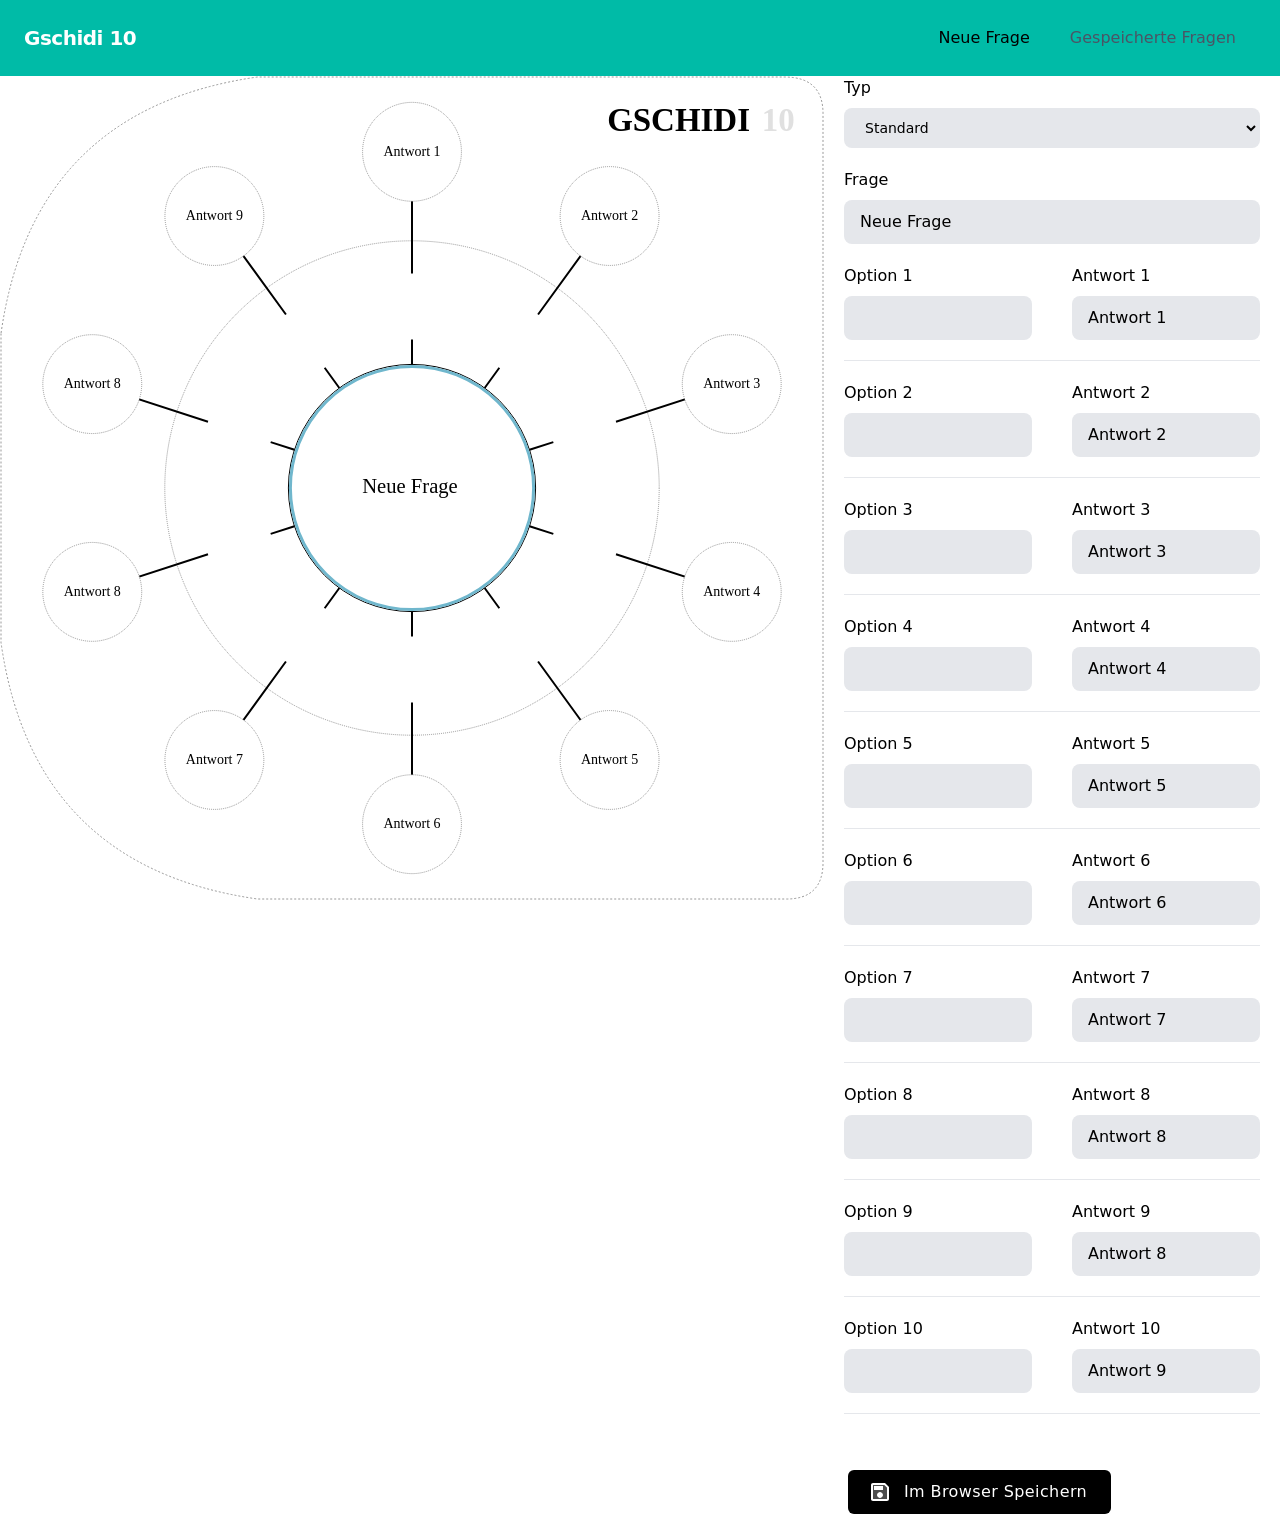
<file: index.html>
<!doctype html>
<html lang="en" data-beasties-container>
<head>
  <meta charset="utf-8">
  <title>Smart10Creator</title>
  <base href="/">
  <meta name="viewport" content="width=device-width, initial-scale=1">
  <link rel="icon" type="image/x-icon" href="favicon.ico">
<style>@layer theme{:root{--font-sans:ui-sans-serif, system-ui, sans-serif, "Apple Color Emoji", "Segoe UI Emoji", "Segoe UI Symbol", "Noto Color Emoji";--font-serif:ui-serif, Georgia, Cambria, "Times New Roman", Times, serif;--font-mono:ui-monospace, SFMono-Regular, Menlo, Monaco, Consolas, "Liberation Mono", "Courier New", monospace;--color-red-50:oklch(.971 .013 17.38);--color-red-100:oklch(.936 .032 17.717);--color-red-200:oklch(.885 .062 18.334);--color-red-300:oklch(.808 .114 19.571);--color-red-400:oklch(.704 .191 22.216);--color-red-500:oklch(.637 .237 25.331);--color-red-600:oklch(.577 .245 27.325);--color-red-700:oklch(.505 .213 27.518);--color-red-800:oklch(.444 .177 26.899);--color-red-900:oklch(.396 .141 25.723);--color-red-950:oklch(.258 .092 26.042);--color-orange-50:oklch(.98 .016 73.684);--color-orange-100:oklch(.954 .038 75.164);--color-orange-200:oklch(.901 .076 70.697);--color-orange-300:oklch(.837 .128 66.29);--color-orange-400:oklch(.75 .183 55.934);--color-orange-500:oklch(.705 .213 47.604);--color-orange-600:oklch(.646 .222 41.116);--color-orange-700:oklch(.553 .195 38.402);--color-orange-800:oklch(.47 .157 37.304);--color-orange-900:oklch(.408 .123 38.172);--color-orange-950:oklch(.266 .079 36.259);--color-amber-50:oklch(.987 .022 95.277);--color-amber-100:oklch(.962 .059 95.617);--color-amber-200:oklch(.924 .12 95.746);--color-amber-300:oklch(.879 .169 91.605);--color-amber-400:oklch(.828 .189 84.429);--color-amber-500:oklch(.769 .188 70.08);--color-amber-600:oklch(.666 .179 58.318);--color-amber-700:oklch(.555 .163 48.998);--color-amber-800:oklch(.473 .137 46.201);--color-amber-900:oklch(.414 .112 45.904);--color-amber-950:oklch(.279 .077 45.635);--color-yellow-50:oklch(.987 .026 102.212);--color-yellow-100:oklch(.973 .071 103.193);--color-yellow-200:oklch(.945 .129 101.54);--color-yellow-300:oklch(.905 .182 98.111);--color-yellow-400:oklch(.852 .199 91.936);--color-yellow-500:oklch(.795 .184 86.047);--color-yellow-600:oklch(.681 .162 75.834);--color-yellow-700:oklch(.554 .135 66.442);--color-yellow-800:oklch(.476 .114 61.907);--color-yellow-900:oklch(.421 .095 57.708);--color-yellow-950:oklch(.286 .066 53.813);--color-lime-50:oklch(.986 .031 120.757);--color-lime-100:oklch(.967 .067 122.328);--color-lime-200:oklch(.938 .127 124.321);--color-lime-300:oklch(.897 .196 126.665);--color-lime-400:oklch(.841 .238 128.85);--color-lime-500:oklch(.768 .233 130.85);--color-lime-600:oklch(.648 .2 131.684);--color-lime-700:oklch(.532 .157 131.589);--color-lime-800:oklch(.453 .124 130.933);--color-lime-900:oklch(.405 .101 131.063);--color-lime-950:oklch(.274 .072 132.109);--color-green-50:oklch(.982 .018 155.826);--color-green-100:oklch(.962 .044 156.743);--color-green-200:oklch(.925 .084 155.995);--color-green-300:oklch(.871 .15 154.449);--color-green-400:oklch(.792 .209 151.711);--color-green-500:oklch(.723 .219 149.579);--color-green-600:oklch(.627 .194 149.214);--color-green-700:oklch(.527 .154 150.069);--color-green-800:oklch(.448 .119 151.328);--color-green-900:oklch(.393 .095 152.535);--color-green-950:oklch(.266 .065 152.934);--color-emerald-50:oklch(.979 .021 166.113);--color-emerald-100:oklch(.95 .052 163.051);--color-emerald-200:oklch(.905 .093 164.15);--color-emerald-300:oklch(.845 .143 164.978);--color-emerald-400:oklch(.765 .177 163.223);--color-emerald-500:oklch(.696 .17 162.48);--color-emerald-600:oklch(.596 .145 163.225);--color-emerald-700:oklch(.508 .118 165.612);--color-emerald-800:oklch(.432 .095 166.913);--color-emerald-900:oklch(.378 .077 168.94);--color-emerald-950:oklch(.262 .051 172.552);--color-teal-50:oklch(.984 .014 180.72);--color-teal-100:oklch(.953 .051 180.801);--color-teal-200:oklch(.91 .096 180.426);--color-teal-300:oklch(.855 .138 181.071);--color-teal-400:oklch(.777 .152 181.912);--color-teal-500:oklch(.704 .14 182.503);--color-teal-600:oklch(.6 .118 184.704);--color-teal-700:oklch(.511 .096 186.391);--color-teal-800:oklch(.437 .078 188.216);--color-teal-900:oklch(.386 .063 188.416);--color-teal-950:oklch(.277 .046 192.524);--color-cyan-50:oklch(.984 .019 200.873);--color-cyan-100:oklch(.956 .045 203.388);--color-cyan-200:oklch(.917 .08 205.041);--color-cyan-300:oklch(.865 .127 207.078);--color-cyan-400:oklch(.789 .154 211.53);--color-cyan-500:oklch(.715 .143 215.221);--color-cyan-600:oklch(.609 .126 221.723);--color-cyan-700:oklch(.52 .105 223.128);--color-cyan-800:oklch(.45 .085 224.283);--color-cyan-900:oklch(.398 .07 227.392);--color-cyan-950:oklch(.302 .056 229.695);--color-sky-50:oklch(.977 .013 236.62);--color-sky-100:oklch(.951 .026 236.824);--color-sky-200:oklch(.901 .058 230.902);--color-sky-300:oklch(.828 .111 230.318);--color-sky-400:oklch(.746 .16 232.661);--color-sky-500:oklch(.685 .169 237.323);--color-sky-600:oklch(.588 .158 241.966);--color-sky-700:oklch(.5 .134 242.749);--color-sky-800:oklch(.443 .11 240.79);--color-sky-900:oklch(.391 .09 240.876);--color-sky-950:oklch(.293 .066 243.157);--color-blue-50:oklch(.97 .014 254.604);--color-blue-100:oklch(.932 .032 255.585);--color-blue-200:oklch(.882 .059 254.128);--color-blue-300:oklch(.809 .105 251.813);--color-blue-400:oklch(.707 .165 254.624);--color-blue-500:oklch(.623 .214 259.815);--color-blue-600:oklch(.546 .245 262.881);--color-blue-700:oklch(.488 .243 264.376);--color-blue-800:oklch(.424 .199 265.638);--color-blue-900:oklch(.379 .146 265.522);--color-blue-950:oklch(.282 .091 267.935);--color-indigo-50:oklch(.962 .018 272.314);--color-indigo-100:oklch(.93 .034 272.788);--color-indigo-200:oklch(.87 .065 274.039);--color-indigo-300:oklch(.785 .115 274.713);--color-indigo-400:oklch(.673 .182 276.935);--color-indigo-500:oklch(.585 .233 277.117);--color-indigo-600:oklch(.511 .262 276.966);--color-indigo-700:oklch(.457 .24 277.023);--color-indigo-800:oklch(.398 .195 277.366);--color-indigo-900:oklch(.359 .144 278.697);--color-indigo-950:oklch(.257 .09 281.288);--color-violet-50:oklch(.969 .016 293.756);--color-violet-100:oklch(.943 .029 294.588);--color-violet-200:oklch(.894 .057 293.283);--color-violet-300:oklch(.811 .111 293.571);--color-violet-400:oklch(.702 .183 293.541);--color-violet-500:oklch(.606 .25 292.717);--color-violet-600:oklch(.541 .281 293.009);--color-violet-700:oklch(.491 .27 292.581);--color-violet-800:oklch(.432 .232 292.759);--color-violet-900:oklch(.38 .189 293.745);--color-violet-950:oklch(.283 .141 291.089);--color-purple-50:oklch(.977 .014 308.299);--color-purple-100:oklch(.946 .033 307.174);--color-purple-200:oklch(.902 .063 306.703);--color-purple-300:oklch(.827 .119 306.383);--color-purple-400:oklch(.714 .203 305.504);--color-purple-500:oklch(.627 .265 303.9);--color-purple-600:oklch(.558 .288 302.321);--color-purple-700:oklch(.496 .265 301.924);--color-purple-800:oklch(.438 .218 303.724);--color-purple-900:oklch(.381 .176 304.987);--color-purple-950:oklch(.291 .149 302.717);--color-fuchsia-50:oklch(.977 .017 320.058);--color-fuchsia-100:oklch(.952 .037 318.852);--color-fuchsia-200:oklch(.903 .076 319.62);--color-fuchsia-300:oklch(.833 .145 321.434);--color-fuchsia-400:oklch(.74 .238 322.16);--color-fuchsia-500:oklch(.667 .295 322.15);--color-fuchsia-600:oklch(.591 .293 322.896);--color-fuchsia-700:oklch(.518 .253 323.949);--color-fuchsia-800:oklch(.452 .211 324.591);--color-fuchsia-900:oklch(.401 .17 325.612);--color-fuchsia-950:oklch(.293 .136 325.661);--color-pink-50:oklch(.971 .014 343.198);--color-pink-100:oklch(.948 .028 342.258);--color-pink-200:oklch(.899 .061 343.231);--color-pink-300:oklch(.823 .12 346.018);--color-pink-400:oklch(.718 .202 349.761);--color-pink-500:oklch(.656 .241 354.308);--color-pink-600:oklch(.592 .249 .584);--color-pink-700:oklch(.525 .223 3.958);--color-pink-800:oklch(.459 .187 3.815);--color-pink-900:oklch(.408 .153 2.432);--color-pink-950:oklch(.284 .109 3.907);--color-rose-50:oklch(.969 .015 12.422);--color-rose-100:oklch(.941 .03 12.58);--color-rose-200:oklch(.892 .058 10.001);--color-rose-300:oklch(.81 .117 11.638);--color-rose-400:oklch(.712 .194 13.428);--color-rose-500:oklch(.645 .246 16.439);--color-rose-600:oklch(.586 .253 17.585);--color-rose-700:oklch(.514 .222 16.935);--color-rose-800:oklch(.455 .188 13.697);--color-rose-900:oklch(.41 .159 10.272);--color-rose-950:oklch(.271 .105 12.094);--color-slate-50:oklch(.984 .003 247.858);--color-slate-100:oklch(.968 .007 247.896);--color-slate-200:oklch(.929 .013 255.508);--color-slate-300:oklch(.869 .022 252.894);--color-slate-400:oklch(.704 .04 256.788);--color-slate-500:oklch(.554 .046 257.417);--color-slate-600:oklch(.446 .043 257.281);--color-slate-700:oklch(.372 .044 257.287);--color-slate-800:oklch(.279 .041 260.031);--color-slate-900:oklch(.208 .042 265.755);--color-slate-950:oklch(.129 .042 264.695);--color-gray-50:oklch(.985 .002 247.839);--color-gray-100:oklch(.967 .003 264.542);--color-gray-200:oklch(.928 .006 264.531);--color-gray-300:oklch(.872 .01 258.338);--color-gray-400:oklch(.707 .022 261.325);--color-gray-500:oklch(.551 .027 264.364);--color-gray-600:oklch(.446 .03 256.802);--color-gray-700:oklch(.373 .034 259.733);--color-gray-800:oklch(.278 .033 256.848);--color-gray-900:oklch(.21 .034 264.665);--color-gray-950:oklch(.13 .028 261.692);--color-zinc-50:oklch(.985 0 0);--color-zinc-100:oklch(.967 .001 286.375);--color-zinc-200:oklch(.92 .004 286.32);--color-zinc-300:oklch(.871 .006 286.286);--color-zinc-400:oklch(.705 .015 286.067);--color-zinc-500:oklch(.552 .016 285.938);--color-zinc-600:oklch(.442 .017 285.786);--color-zinc-700:oklch(.37 .013 285.805);--color-zinc-800:oklch(.274 .006 286.033);--color-zinc-900:oklch(.21 .006 285.885);--color-zinc-950:oklch(.141 .005 285.823);--color-neutral-50:oklch(.985 0 0);--color-neutral-100:oklch(.97 0 0);--color-neutral-200:oklch(.922 0 0);--color-neutral-300:oklch(.87 0 0);--color-neutral-400:oklch(.708 0 0);--color-neutral-500:oklch(.556 0 0);--color-neutral-600:oklch(.439 0 0);--color-neutral-700:oklch(.371 0 0);--color-neutral-800:oklch(.269 0 0);--color-neutral-900:oklch(.205 0 0);--color-neutral-950:oklch(.145 0 0);--color-stone-50:oklch(.985 .001 106.423);--color-stone-100:oklch(.97 .001 106.424);--color-stone-200:oklch(.923 .003 48.717);--color-stone-300:oklch(.869 .005 56.366);--color-stone-400:oklch(.709 .01 56.259);--color-stone-500:oklch(.553 .013 58.071);--color-stone-600:oklch(.444 .011 73.639);--color-stone-700:oklch(.374 .01 67.558);--color-stone-800:oklch(.268 .007 34.298);--color-stone-900:oklch(.216 .006 56.043);--color-stone-950:oklch(.147 .004 49.25);--color-black:#000;--color-white:#fff;--spacing:.25rem;--breakpoint-sm:40rem;--breakpoint-md:48rem;--breakpoint-lg:64rem;--breakpoint-xl:80rem;--breakpoint-2xl:96rem;--container-3xs:16rem;--container-2xs:18rem;--container-xs:20rem;--container-sm:24rem;--container-md:28rem;--container-lg:32rem;--container-xl:36rem;--container-2xl:42rem;--container-3xl:48rem;--container-4xl:56rem;--container-5xl:64rem;--container-6xl:72rem;--container-7xl:80rem;--text-xs:.75rem;--text-xs--line-height:calc(1 / .75);--text-sm:.875rem;--text-sm--line-height:calc(1.25 / .875);--text-base:1rem;--text-base--line-height:1.5 ;--text-lg:1.125rem;--text-lg--line-height:calc(1.75 / 1.125);--text-xl:1.25rem;--text-xl--line-height:calc(1.75 / 1.25);--text-2xl:1.5rem;--text-2xl--line-height:calc(2 / 1.5);--text-3xl:1.875rem;--text-3xl--line-height:1.2 ;--text-4xl:2.25rem;--text-4xl--line-height:calc(2.5 / 2.25);--text-5xl:3rem;--text-5xl--line-height:1;--text-6xl:3.75rem;--text-6xl--line-height:1;--text-7xl:4.5rem;--text-7xl--line-height:1;--text-8xl:6rem;--text-8xl--line-height:1;--text-9xl:8rem;--text-9xl--line-height:1;--font-weight-thin:100;--font-weight-extralight:200;--font-weight-light:300;--font-weight-normal:400;--font-weight-medium:500;--font-weight-semibold:600;--font-weight-bold:700;--font-weight-extrabold:800;--font-weight-black:900;--tracking-tighter:-.05em;--tracking-tight:-.025em;--tracking-normal:0em;--tracking-wide:.025em;--tracking-wider:.05em;--tracking-widest:.1em;--leading-tight:1.25;--leading-snug:1.375;--leading-normal:1.5;--leading-relaxed:1.625;--leading-loose:2;--radius-xs:.125rem;--radius-sm:.25rem;--radius-md:.375rem;--radius-lg:.5rem;--radius-xl:.75rem;--radius-2xl:1rem;--radius-3xl:1.5rem;--radius-4xl:2rem;--shadow-2xs:0 1px rgb(0 0 0 / .05);--shadow-xs:0 1px 2px 0 rgb(0 0 0 / .05);--shadow-sm:0 1px 3px 0 rgb(0 0 0 / .1), 0 1px 2px -1px rgb(0 0 0 / .1);--shadow-md:0 4px 6px -1px rgb(0 0 0 / .1), 0 2px 4px -2px rgb(0 0 0 / .1);--shadow-lg:0 10px 15px -3px rgb(0 0 0 / .1), 0 4px 6px -4px rgb(0 0 0 / .1);--shadow-xl:0 20px 25px -5px rgb(0 0 0 / .1), 0 8px 10px -6px rgb(0 0 0 / .1);--shadow-2xl:0 25px 50px -12px rgb(0 0 0 / .25);--inset-shadow-2xs:inset 0 1px rgb(0 0 0 / .05);--inset-shadow-xs:inset 0 1px 1px rgb(0 0 0 / .05);--inset-shadow-sm:inset 0 2px 4px rgb(0 0 0 / .05);--drop-shadow-xs:0 1px 1px rgb(0 0 0 / .05);--drop-shadow-sm:0 1px 2px rgb(0 0 0 / .15);--drop-shadow-md:0 3px 3px rgb(0 0 0 / .12);--drop-shadow-lg:0 4px 4px rgb(0 0 0 / .15);--drop-shadow-xl:0 9px 7px rgb(0 0 0 / .1);--drop-shadow-2xl:0 25px 25px rgb(0 0 0 / .15);--ease-in:cubic-bezier(.4, 0, 1, 1);--ease-out:cubic-bezier(0, 0, .2, 1);--ease-in-out:cubic-bezier(.4, 0, .2, 1);--animate-spin:spin 1s linear infinite;--animate-ping:ping 1s cubic-bezier(0, 0, .2, 1) infinite;--animate-pulse:pulse 2s cubic-bezier(.4, 0, .6, 1) infinite;--animate-bounce:bounce 1s infinite;--blur-xs:4px;--blur-sm:8px;--blur-md:12px;--blur-lg:16px;--blur-xl:24px;--blur-2xl:40px;--blur-3xl:64px;--perspective-dramatic:100px;--perspective-near:300px;--perspective-normal:500px;--perspective-midrange:800px;--perspective-distant:1200px;--aspect-video:16 / 9;--default-transition-duration:.15s;--default-transition-timing-function:cubic-bezier(.4, 0, .2, 1);--default-font-family:var(--font-sans);--default-font-feature-settings:var(--font-sans--font-feature-settings);--default-font-variation-settings:var( --font-sans--font-variation-settings );--default-mono-font-family:var(--font-mono);--default-mono-font-feature-settings:var( --font-mono--font-feature-settings );--default-mono-font-variation-settings:var( --font-mono--font-variation-settings )}}@layer base{*,:after,:before{box-sizing:border-box;margin:0;padding:0;border:0 solid}html{line-height:1.5;-webkit-text-size-adjust:100%;tab-size:4;font-family:var( --default-font-family, ui-sans-serif, system-ui, sans-serif, "Apple Color Emoji", "Segoe UI Emoji", "Segoe UI Symbol", "Noto Color Emoji" );font-feature-settings:var(--default-font-feature-settings, normal);font-variation-settings:var( --default-font-variation-settings, normal );-webkit-tap-highlight-color:transparent}body{line-height:inherit}}@property --tw-rotate-x{syntax:"*";inherits:false;initial-value:rotateX(0);}@property --tw-rotate-y{syntax:"*";inherits:false;initial-value:rotateY(0);}@property --tw-rotate-z{syntax:"*";inherits:false;initial-value:rotateZ(0);}@property --tw-skew-x{syntax:"*";inherits:false;initial-value:skewX(0);}@property --tw-skew-y{syntax:"*";inherits:false;initial-value:skewY(0);}@property --tw-space-y-reverse{syntax:"*";inherits:false;initial-value:0;}@property --tw-border-style{syntax:"*";inherits:false;initial-value:solid;}@property --tw-leading{syntax:"*";inherits:false;}@property --tw-font-weight{syntax:"*";inherits:false;}@property --tw-tracking{syntax:"*";inherits:false;}@property --tw-shadow{syntax:"*";inherits:false;initial-value:0 0 #0000;}@property --tw-shadow-color{syntax:"*";inherits:false;}@property --tw-inset-shadow{syntax:"*";inherits:false;initial-value:0 0 #0000;}@property --tw-inset-shadow-color{syntax:"*";inherits:false;}@property --tw-ring-color{syntax:"*";inherits:false;}@property --tw-ring-shadow{syntax:"*";inherits:false;initial-value:0 0 #0000;}@property --tw-inset-ring-color{syntax:"*";inherits:false;}@property --tw-inset-ring-shadow{syntax:"*";inherits:false;initial-value:0 0 #0000;}@property --tw-ring-inset{syntax:"*";inherits:false;}@property --tw-ring-offset-width{syntax:"<length>";inherits:false;initial-value:0px;}@property --tw-ring-offset-color{syntax:"*";inherits:false;initial-value:#fff;}@property --tw-ring-offset-shadow{syntax:"*";inherits:false;initial-value:0 0 #0000;}@property --tw-blur{syntax:"*";inherits:false;}@property --tw-brightness{syntax:"*";inherits:false;}@property --tw-contrast{syntax:"*";inherits:false;}@property --tw-grayscale{syntax:"*";inherits:false;}@property --tw-hue-rotate{syntax:"*";inherits:false;}@property --tw-invert{syntax:"*";inherits:false;}@property --tw-opacity{syntax:"*";inherits:false;}@property --tw-saturate{syntax:"*";inherits:false;}@property --tw-sepia{syntax:"*";inherits:false;}@property --tw-duration{syntax:"*";inherits:false;}@property --tw-ease{syntax:"*";inherits:false;}@property --tw-scale-x{syntax:"*";inherits:false;initial-value:1;}@property --tw-scale-y{syntax:"*";inherits:false;initial-value:1;}@property --tw-scale-z{syntax:"*";inherits:false;initial-value:1;}</style><link rel="stylesheet" href="styles-CUDAG6FX.css" media="print" onload="this.media='all'"><noscript><link rel="stylesheet" href="styles-CUDAG6FX.css"></noscript></head>
<body>
  <app-root></app-root>
<link rel="modulepreload" href="chunk-Q3SVVCBG.js"><link rel="modulepreload" href="chunk-EQVTEUXC.js"><script src="polyfills-FFHMD2TL.js" type="module"></script><script src="main-LWDV7QUA.js" type="module"></script></body>
</html>
</file>
<file: styles-CUDAG6FX.css>
@layer theme,base,components,utilities;@layer theme{:root,:host{--font-sans: ui-sans-serif, system-ui, sans-serif, "Apple Color Emoji", "Segoe UI Emoji", "Segoe UI Symbol", "Noto Color Emoji";--font-serif: ui-serif, Georgia, Cambria, "Times New Roman", Times, serif;--font-mono: ui-monospace, SFMono-Regular, Menlo, Monaco, Consolas, "Liberation Mono", "Courier New", monospace;--color-red-50: oklch(.971 .013 17.38);--color-red-100: oklch(.936 .032 17.717);--color-red-200: oklch(.885 .062 18.334);--color-red-300: oklch(.808 .114 19.571);--color-red-400: oklch(.704 .191 22.216);--color-red-500: oklch(.637 .237 25.331);--color-red-600: oklch(.577 .245 27.325);--color-red-700: oklch(.505 .213 27.518);--color-red-800: oklch(.444 .177 26.899);--color-red-900: oklch(.396 .141 25.723);--color-red-950: oklch(.258 .092 26.042);--color-orange-50: oklch(.98 .016 73.684);--color-orange-100: oklch(.954 .038 75.164);--color-orange-200: oklch(.901 .076 70.697);--color-orange-300: oklch(.837 .128 66.29);--color-orange-400: oklch(.75 .183 55.934);--color-orange-500: oklch(.705 .213 47.604);--color-orange-600: oklch(.646 .222 41.116);--color-orange-700: oklch(.553 .195 38.402);--color-orange-800: oklch(.47 .157 37.304);--color-orange-900: oklch(.408 .123 38.172);--color-orange-950: oklch(.266 .079 36.259);--color-amber-50: oklch(.987 .022 95.277);--color-amber-100: oklch(.962 .059 95.617);--color-amber-200: oklch(.924 .12 95.746);--color-amber-300: oklch(.879 .169 91.605);--color-amber-400: oklch(.828 .189 84.429);--color-amber-500: oklch(.769 .188 70.08);--color-amber-600: oklch(.666 .179 58.318);--color-amber-700: oklch(.555 .163 48.998);--color-amber-800: oklch(.473 .137 46.201);--color-amber-900: oklch(.414 .112 45.904);--color-amber-950: oklch(.279 .077 45.635);--color-yellow-50: oklch(.987 .026 102.212);--color-yellow-100: oklch(.973 .071 103.193);--color-yellow-200: oklch(.945 .129 101.54);--color-yellow-300: oklch(.905 .182 98.111);--color-yellow-400: oklch(.852 .199 91.936);--color-yellow-500: oklch(.795 .184 86.047);--color-yellow-600: oklch(.681 .162 75.834);--color-yellow-700: oklch(.554 .135 66.442);--color-yellow-800: oklch(.476 .114 61.907);--color-yellow-900: oklch(.421 .095 57.708);--color-yellow-950: oklch(.286 .066 53.813);--color-lime-50: oklch(.986 .031 120.757);--color-lime-100: oklch(.967 .067 122.328);--color-lime-200: oklch(.938 .127 124.321);--color-lime-300: oklch(.897 .196 126.665);--color-lime-400: oklch(.841 .238 128.85);--color-lime-500: oklch(.768 .233 130.85);--color-lime-600: oklch(.648 .2 131.684);--color-lime-700: oklch(.532 .157 131.589);--color-lime-800: oklch(.453 .124 130.933);--color-lime-900: oklch(.405 .101 131.063);--color-lime-950: oklch(.274 .072 132.109);--color-green-50: oklch(.982 .018 155.826);--color-green-100: oklch(.962 .044 156.743);--color-green-200: oklch(.925 .084 155.995);--color-green-300: oklch(.871 .15 154.449);--color-green-400: oklch(.792 .209 151.711);--color-green-500: oklch(.723 .219 149.579);--color-green-600: oklch(.627 .194 149.214);--color-green-700: oklch(.527 .154 150.069);--color-green-800: oklch(.448 .119 151.328);--color-green-900: oklch(.393 .095 152.535);--color-green-950: oklch(.266 .065 152.934);--color-emerald-50: oklch(.979 .021 166.113);--color-emerald-100: oklch(.95 .052 163.051);--color-emerald-200: oklch(.905 .093 164.15);--color-emerald-300: oklch(.845 .143 164.978);--color-emerald-400: oklch(.765 .177 163.223);--color-emerald-500: oklch(.696 .17 162.48);--color-emerald-600: oklch(.596 .145 163.225);--color-emerald-700: oklch(.508 .118 165.612);--color-emerald-800: oklch(.432 .095 166.913);--color-emerald-900: oklch(.378 .077 168.94);--color-emerald-950: oklch(.262 .051 172.552);--color-teal-50: oklch(.984 .014 180.72);--color-teal-100: oklch(.953 .051 180.801);--color-teal-200: oklch(.91 .096 180.426);--color-teal-300: oklch(.855 .138 181.071);--color-teal-400: oklch(.777 .152 181.912);--color-teal-500: oklch(.704 .14 182.503);--color-teal-600: oklch(.6 .118 184.704);--color-teal-700: oklch(.511 .096 186.391);--color-teal-800: oklch(.437 .078 188.216);--color-teal-900: oklch(.386 .063 188.416);--color-teal-950: oklch(.277 .046 192.524);--color-cyan-50: oklch(.984 .019 200.873);--color-cyan-100: oklch(.956 .045 203.388);--color-cyan-200: oklch(.917 .08 205.041);--color-cyan-300: oklch(.865 .127 207.078);--color-cyan-400: oklch(.789 .154 211.53);--color-cyan-500: oklch(.715 .143 215.221);--color-cyan-600: oklch(.609 .126 221.723);--color-cyan-700: oklch(.52 .105 223.128);--color-cyan-800: oklch(.45 .085 224.283);--color-cyan-900: oklch(.398 .07 227.392);--color-cyan-950: oklch(.302 .056 229.695);--color-sky-50: oklch(.977 .013 236.62);--color-sky-100: oklch(.951 .026 236.824);--color-sky-200: oklch(.901 .058 230.902);--color-sky-300: oklch(.828 .111 230.318);--color-sky-400: oklch(.746 .16 232.661);--color-sky-500: oklch(.685 .169 237.323);--color-sky-600: oklch(.588 .158 241.966);--color-sky-700: oklch(.5 .134 242.749);--color-sky-800: oklch(.443 .11 240.79);--color-sky-900: oklch(.391 .09 240.876);--color-sky-950: oklch(.293 .066 243.157);--color-blue-50: oklch(.97 .014 254.604);--color-blue-100: oklch(.932 .032 255.585);--color-blue-200: oklch(.882 .059 254.128);--color-blue-300: oklch(.809 .105 251.813);--color-blue-400: oklch(.707 .165 254.624);--color-blue-500: oklch(.623 .214 259.815);--color-blue-600: oklch(.546 .245 262.881);--color-blue-700: oklch(.488 .243 264.376);--color-blue-800: oklch(.424 .199 265.638);--color-blue-900: oklch(.379 .146 265.522);--color-blue-950: oklch(.282 .091 267.935);--color-indigo-50: oklch(.962 .018 272.314);--color-indigo-100: oklch(.93 .034 272.788);--color-indigo-200: oklch(.87 .065 274.039);--color-indigo-300: oklch(.785 .115 274.713);--color-indigo-400: oklch(.673 .182 276.935);--color-indigo-500: oklch(.585 .233 277.117);--color-indigo-600: oklch(.511 .262 276.966);--color-indigo-700: oklch(.457 .24 277.023);--color-indigo-800: oklch(.398 .195 277.366);--color-indigo-900: oklch(.359 .144 278.697);--color-indigo-950: oklch(.257 .09 281.288);--color-violet-50: oklch(.969 .016 293.756);--color-violet-100: oklch(.943 .029 294.588);--color-violet-200: oklch(.894 .057 293.283);--color-violet-300: oklch(.811 .111 293.571);--color-violet-400: oklch(.702 .183 293.541);--color-violet-500: oklch(.606 .25 292.717);--color-violet-600: oklch(.541 .281 293.009);--color-violet-700: oklch(.491 .27 292.581);--color-violet-800: oklch(.432 .232 292.759);--color-violet-900: oklch(.38 .189 293.745);--color-violet-950: oklch(.283 .141 291.089);--color-purple-50: oklch(.977 .014 308.299);--color-purple-100: oklch(.946 .033 307.174);--color-purple-200: oklch(.902 .063 306.703);--color-purple-300: oklch(.827 .119 306.383);--color-purple-400: oklch(.714 .203 305.504);--color-purple-500: oklch(.627 .265 303.9);--color-purple-600: oklch(.558 .288 302.321);--color-purple-700: oklch(.496 .265 301.924);--color-purple-800: oklch(.438 .218 303.724);--color-purple-900: oklch(.381 .176 304.987);--color-purple-950: oklch(.291 .149 302.717);--color-fuchsia-50: oklch(.977 .017 320.058);--color-fuchsia-100: oklch(.952 .037 318.852);--color-fuchsia-200: oklch(.903 .076 319.62);--color-fuchsia-300: oklch(.833 .145 321.434);--color-fuchsia-400: oklch(.74 .238 322.16);--color-fuchsia-500: oklch(.667 .295 322.15);--color-fuchsia-600: oklch(.591 .293 322.896);--color-fuchsia-700: oklch(.518 .253 323.949);--color-fuchsia-800: oklch(.452 .211 324.591);--color-fuchsia-900: oklch(.401 .17 325.612);--color-fuchsia-950: oklch(.293 .136 325.661);--color-pink-50: oklch(.971 .014 343.198);--color-pink-100: oklch(.948 .028 342.258);--color-pink-200: oklch(.899 .061 343.231);--color-pink-300: oklch(.823 .12 346.018);--color-pink-400: oklch(.718 .202 349.761);--color-pink-500: oklch(.656 .241 354.308);--color-pink-600: oklch(.592 .249 .584);--color-pink-700: oklch(.525 .223 3.958);--color-pink-800: oklch(.459 .187 3.815);--color-pink-900: oklch(.408 .153 2.432);--color-pink-950: oklch(.284 .109 3.907);--color-rose-50: oklch(.969 .015 12.422);--color-rose-100: oklch(.941 .03 12.58);--color-rose-200: oklch(.892 .058 10.001);--color-rose-300: oklch(.81 .117 11.638);--color-rose-400: oklch(.712 .194 13.428);--color-rose-500: oklch(.645 .246 16.439);--color-rose-600: oklch(.586 .253 17.585);--color-rose-700: oklch(.514 .222 16.935);--color-rose-800: oklch(.455 .188 13.697);--color-rose-900: oklch(.41 .159 10.272);--color-rose-950: oklch(.271 .105 12.094);--color-slate-50: oklch(.984 .003 247.858);--color-slate-100: oklch(.968 .007 247.896);--color-slate-200: oklch(.929 .013 255.508);--color-slate-300: oklch(.869 .022 252.894);--color-slate-400: oklch(.704 .04 256.788);--color-slate-500: oklch(.554 .046 257.417);--color-slate-600: oklch(.446 .043 257.281);--color-slate-700: oklch(.372 .044 257.287);--color-slate-800: oklch(.279 .041 260.031);--color-slate-900: oklch(.208 .042 265.755);--color-slate-950: oklch(.129 .042 264.695);--color-gray-50: oklch(.985 .002 247.839);--color-gray-100: oklch(.967 .003 264.542);--color-gray-200: oklch(.928 .006 264.531);--color-gray-300: oklch(.872 .01 258.338);--color-gray-400: oklch(.707 .022 261.325);--color-gray-500: oklch(.551 .027 264.364);--color-gray-600: oklch(.446 .03 256.802);--color-gray-700: oklch(.373 .034 259.733);--color-gray-800: oklch(.278 .033 256.848);--color-gray-900: oklch(.21 .034 264.665);--color-gray-950: oklch(.13 .028 261.692);--color-zinc-50: oklch(.985 0 0);--color-zinc-100: oklch(.967 .001 286.375);--color-zinc-200: oklch(.92 .004 286.32);--color-zinc-300: oklch(.871 .006 286.286);--color-zinc-400: oklch(.705 .015 286.067);--color-zinc-500: oklch(.552 .016 285.938);--color-zinc-600: oklch(.442 .017 285.786);--color-zinc-700: oklch(.37 .013 285.805);--color-zinc-800: oklch(.274 .006 286.033);--color-zinc-900: oklch(.21 .006 285.885);--color-zinc-950: oklch(.141 .005 285.823);--color-neutral-50: oklch(.985 0 0);--color-neutral-100: oklch(.97 0 0);--color-neutral-200: oklch(.922 0 0);--color-neutral-300: oklch(.87 0 0);--color-neutral-400: oklch(.708 0 0);--color-neutral-500: oklch(.556 0 0);--color-neutral-600: oklch(.439 0 0);--color-neutral-700: oklch(.371 0 0);--color-neutral-800: oklch(.269 0 0);--color-neutral-900: oklch(.205 0 0);--color-neutral-950: oklch(.145 0 0);--color-stone-50: oklch(.985 .001 106.423);--color-stone-100: oklch(.97 .001 106.424);--color-stone-200: oklch(.923 .003 48.717);--color-stone-300: oklch(.869 .005 56.366);--color-stone-400: oklch(.709 .01 56.259);--color-stone-500: oklch(.553 .013 58.071);--color-stone-600: oklch(.444 .011 73.639);--color-stone-700: oklch(.374 .01 67.558);--color-stone-800: oklch(.268 .007 34.298);--color-stone-900: oklch(.216 .006 56.043);--color-stone-950: oklch(.147 .004 49.25);--color-black: #000;--color-white: #fff;--spacing: .25rem;--breakpoint-sm: 40rem;--breakpoint-md: 48rem;--breakpoint-lg: 64rem;--breakpoint-xl: 80rem;--breakpoint-2xl: 96rem;--container-3xs: 16rem;--container-2xs: 18rem;--container-xs: 20rem;--container-sm: 24rem;--container-md: 28rem;--container-lg: 32rem;--container-xl: 36rem;--container-2xl: 42rem;--container-3xl: 48rem;--container-4xl: 56rem;--container-5xl: 64rem;--container-6xl: 72rem;--container-7xl: 80rem;--text-xs: .75rem;--text-xs--line-height: calc(1 / .75);--text-sm: .875rem;--text-sm--line-height: calc(1.25 / .875);--text-base: 1rem;--text-base--line-height: 1.5 ;--text-lg: 1.125rem;--text-lg--line-height: calc(1.75 / 1.125);--text-xl: 1.25rem;--text-xl--line-height: calc(1.75 / 1.25);--text-2xl: 1.5rem;--text-2xl--line-height: calc(2 / 1.5);--text-3xl: 1.875rem;--text-3xl--line-height: 1.2 ;--text-4xl: 2.25rem;--text-4xl--line-height: calc(2.5 / 2.25);--text-5xl: 3rem;--text-5xl--line-height: 1;--text-6xl: 3.75rem;--text-6xl--line-height: 1;--text-7xl: 4.5rem;--text-7xl--line-height: 1;--text-8xl: 6rem;--text-8xl--line-height: 1;--text-9xl: 8rem;--text-9xl--line-height: 1;--font-weight-thin: 100;--font-weight-extralight: 200;--font-weight-light: 300;--font-weight-normal: 400;--font-weight-medium: 500;--font-weight-semibold: 600;--font-weight-bold: 700;--font-weight-extrabold: 800;--font-weight-black: 900;--tracking-tighter: -.05em;--tracking-tight: -.025em;--tracking-normal: 0em;--tracking-wide: .025em;--tracking-wider: .05em;--tracking-widest: .1em;--leading-tight: 1.25;--leading-snug: 1.375;--leading-normal: 1.5;--leading-relaxed: 1.625;--leading-loose: 2;--radius-xs: .125rem;--radius-sm: .25rem;--radius-md: .375rem;--radius-lg: .5rem;--radius-xl: .75rem;--radius-2xl: 1rem;--radius-3xl: 1.5rem;--radius-4xl: 2rem;--shadow-2xs: 0 1px rgb(0 0 0 / .05);--shadow-xs: 0 1px 2px 0 rgb(0 0 0 / .05);--shadow-sm: 0 1px 3px 0 rgb(0 0 0 / .1), 0 1px 2px -1px rgb(0 0 0 / .1);--shadow-md: 0 4px 6px -1px rgb(0 0 0 / .1), 0 2px 4px -2px rgb(0 0 0 / .1);--shadow-lg: 0 10px 15px -3px rgb(0 0 0 / .1), 0 4px 6px -4px rgb(0 0 0 / .1);--shadow-xl: 0 20px 25px -5px rgb(0 0 0 / .1), 0 8px 10px -6px rgb(0 0 0 / .1);--shadow-2xl: 0 25px 50px -12px rgb(0 0 0 / .25);--inset-shadow-2xs: inset 0 1px rgb(0 0 0 / .05);--inset-shadow-xs: inset 0 1px 1px rgb(0 0 0 / .05);--inset-shadow-sm: inset 0 2px 4px rgb(0 0 0 / .05);--drop-shadow-xs: 0 1px 1px rgb(0 0 0 / .05);--drop-shadow-sm: 0 1px 2px rgb(0 0 0 / .15);--drop-shadow-md: 0 3px 3px rgb(0 0 0 / .12);--drop-shadow-lg: 0 4px 4px rgb(0 0 0 / .15);--drop-shadow-xl: 0 9px 7px rgb(0 0 0 / .1);--drop-shadow-2xl: 0 25px 25px rgb(0 0 0 / .15);--ease-in: cubic-bezier(.4, 0, 1, 1);--ease-out: cubic-bezier(0, 0, .2, 1);--ease-in-out: cubic-bezier(.4, 0, .2, 1);--animate-spin: spin 1s linear infinite;--animate-ping: ping 1s cubic-bezier(0, 0, .2, 1) infinite;--animate-pulse: pulse 2s cubic-bezier(.4, 0, .6, 1) infinite;--animate-bounce: bounce 1s infinite;--blur-xs: 4px;--blur-sm: 8px;--blur-md: 12px;--blur-lg: 16px;--blur-xl: 24px;--blur-2xl: 40px;--blur-3xl: 64px;--perspective-dramatic: 100px;--perspective-near: 300px;--perspective-normal: 500px;--perspective-midrange: 800px;--perspective-distant: 1200px;--aspect-video: 16 / 9;--default-transition-duration: .15s;--default-transition-timing-function: cubic-bezier(.4, 0, .2, 1);--default-font-family: var(--font-sans);--default-font-feature-settings: var(--font-sans--font-feature-settings);--default-font-variation-settings: var( --font-sans--font-variation-settings );--default-mono-font-family: var(--font-mono);--default-mono-font-feature-settings: var( --font-mono--font-feature-settings );--default-mono-font-variation-settings: var( --font-mono--font-variation-settings )}}@layer base{*,:after,:before,::backdrop,::file-selector-button{box-sizing:border-box;margin:0;padding:0;border:0 solid}html,:host{line-height:1.5;-webkit-text-size-adjust:100%;tab-size:4;font-family:var( --default-font-family, ui-sans-serif, system-ui, sans-serif, "Apple Color Emoji", "Segoe UI Emoji", "Segoe UI Symbol", "Noto Color Emoji" );font-feature-settings:var(--default-font-feature-settings, normal);font-variation-settings:var( --default-font-variation-settings, normal );-webkit-tap-highlight-color:transparent}body{line-height:inherit}hr{height:0;color:inherit;border-top-width:1px}abbr:where([title]){-webkit-text-decoration:underline dotted;text-decoration:underline dotted}h1,h2,h3,h4,h5,h6{font-size:inherit;font-weight:inherit}a{color:inherit;-webkit-text-decoration:inherit;text-decoration:inherit}b,strong{font-weight:bolder}code,kbd,samp,pre{font-family:var( --default-mono-font-family, ui-monospace, SFMono-Regular, Menlo, Monaco, Consolas, "Liberation Mono", "Courier New", monospace );font-feature-settings:var( --default-mono-font-feature-settings, normal );font-variation-settings:var( --default-mono-font-variation-settings, normal );font-size:1em}small{font-size:80%}sub,sup{font-size:75%;line-height:0;position:relative;vertical-align:baseline}sub{bottom:-.25em}sup{top:-.5em}table{text-indent:0;border-color:inherit;border-collapse:collapse}:-moz-focusring{outline:auto}progress{vertical-align:baseline}summary{display:list-item}ol,ul,menu{list-style:none}img,svg,video,canvas,audio,iframe,embed,object{display:block;vertical-align:middle}img,video{max-width:100%;height:auto}button,input,select,optgroup,textarea,::file-selector-button{font:inherit;font-feature-settings:inherit;font-variation-settings:inherit;letter-spacing:inherit;color:inherit;border-radius:0;background-color:transparent;opacity:1}:where(select:is([multiple],[size])) optgroup{font-weight:bolder}:where(select:is([multiple],[size])) optgroup option{padding-inline-start:20px}::file-selector-button{margin-inline-end:4px}::placeholder{opacity:1;color:color-mix(in oklab,currentColor 50%,transparent)}textarea{resize:vertical}::-webkit-search-decoration{-webkit-appearance:none}::-webkit-date-and-time-value{min-height:1lh;text-align:inherit}::-webkit-datetime-edit{display:inline-flex}::-webkit-datetime-edit-fields-wrapper{padding:0}::-webkit-datetime-edit,::-webkit-datetime-edit-year-field,::-webkit-datetime-edit-month-field,::-webkit-datetime-edit-day-field,::-webkit-datetime-edit-hour-field,::-webkit-datetime-edit-minute-field,::-webkit-datetime-edit-second-field,::-webkit-datetime-edit-millisecond-field,::-webkit-datetime-edit-meridiem-field{padding-block:0}:-moz-ui-invalid{box-shadow:none}button,input:where([type=button],[type=reset],[type=submit]),::file-selector-button{appearance:button}::-webkit-inner-spin-button,::-webkit-outer-spin-button{height:auto}[hidden]:where(:not([hidden=until-found])){display:none!important}}@layer utilities{.relative{position:relative}.static{position:static}.mx-1{margin-inline:calc(var(--spacing) * 1)}.mx-5{margin-inline:calc(var(--spacing) * 5)}.mt-1{margin-top:calc(var(--spacing) * 1)}.mt-2{margin-top:calc(var(--spacing) * 2)}.mt-4{margin-top:calc(var(--spacing) * 4)}.mt-6{margin-top:calc(var(--spacing) * 6)}.mr-2{margin-right:calc(var(--spacing) * 2)}.mr-6{margin-right:calc(var(--spacing) * 6)}.mb-5{margin-bottom:calc(var(--spacing) * 5)}.block{display:block}.flex{display:flex}.hidden{display:none}.inline-block{display:inline-block}.inline-flex{display:inline-flex}.h-4{height:calc(var(--spacing) * 4)}.h-full{height:100%}.w-4{width:calc(var(--spacing) * 4)}.w-\[300px\]{width:300px}.w-full{width:100%}.max-w-full{max-width:100%}.min-w-48{min-width:calc(var(--spacing) * 48)}.min-w-\[200px\]{min-width:200px}.min-w-\[300px\]{min-width:300px}.flex-1{flex:1}.flex-initial{flex:0 auto}.flex-shrink-0,.shrink-0{flex-shrink:0}.shrink-1{flex-shrink:1}.flex-grow{flex-grow:1}.grow-0{flex-grow:0}.grow-1{flex-grow:1}.transform{transform:var(--tw-rotate-x) var(--tw-rotate-y) var(--tw-rotate-z) var(--tw-skew-x) var(--tw-skew-y)}.flex-col{flex-direction:column}.flex-wrap{flex-wrap:wrap}.items-center{align-items:center}.justify-between{justify-content:space-between}.justify-center{justify-content:center}.gap-x-2{column-gap:calc(var(--spacing) * 2)}.space-y-6 :where(>:not(:last-child)){--tw-space-y-reverse: 0;margin-block-start:calc(calc(var(--spacing) * 6) * var(--tw-space-y-reverse));margin-block-end:calc(calc(var(--spacing) * 6) * calc(1 - var(--tw-space-y-reverse)))}.overflow-hidden{overflow:hidden}.rounded{border-radius:.25rem}.rounded-lg{border-radius:var(--radius-lg)}.rounded-md{border-radius:var(--radius-md)}.rounded-xl{border-radius:var(--radius-xl)}.rounded-t-xl{border-top-left-radius:var(--radius-xl);border-top-right-radius:var(--radius-xl)}.border{border-style:var(--tw-border-style);border-width:1px}.border-gray-200{border-color:var(--color-gray-200)}.border-gray-300{border-color:var(--color-gray-300)}.border-white{border-color:var(--color-white)}.bg-black{background-color:var(--color-black)}.bg-gray-300{background-color:var(--color-gray-300)}.bg-teal-500{background-color:var(--color-teal-500)}.bg-white{background-color:var(--color-white)}.fill-current{fill:currentColor}.p-3{padding:calc(var(--spacing) * 3)}.p-4{padding:calc(var(--spacing) * 4)}.p-6{padding:calc(var(--spacing) * 6)}.px-2{padding-inline:calc(var(--spacing) * 2)}.px-4{padding-inline:calc(var(--spacing) * 4)}.px-5{padding-inline:calc(var(--spacing) * 5)}.px-10{padding-inline:calc(var(--spacing) * 10)}.py-2{padding-block:calc(var(--spacing) * 2)}.py-2\.5{padding-block:calc(var(--spacing) * 2.5)}.py-3{padding-block:calc(var(--spacing) * 3)}.pb-5{padding-bottom:calc(var(--spacing) * 5)}.pl-2{padding-left:calc(var(--spacing) * 2)}.pl-3{padding-left:calc(var(--spacing) * 3)}.text-lg{font-size:var(--text-lg);line-height:var(--tw-leading, var(--text-lg--line-height))}.text-sm{font-size:var(--text-sm);line-height:var(--tw-leading, var(--text-sm--line-height))}.text-xl{font-size:var(--text-xl);line-height:var(--tw-leading, var(--text-xl--line-height))}.leading-none{--tw-leading: 1;line-height:1}.font-bold{--tw-font-weight: var(--font-weight-bold);font-weight:var(--font-weight-bold)}.font-medium{--tw-font-weight: var(--font-weight-medium);font-weight:var(--font-weight-medium)}.font-semibold{--tw-font-weight: var(--font-weight-semibold);font-weight:var(--font-weight-semibold)}.tracking-tight{--tw-tracking: var(--tracking-tight);letter-spacing:var(--tracking-tight)}.tracking-wide{--tw-tracking: var(--tracking-wide);letter-spacing:var(--tracking-wide)}.text-blue-500{color:var(--color-blue-500)}.text-gray-500{color:var(--color-gray-500)}.text-gray-600{color:var(--color-gray-600)}.text-gray-700{color:var(--color-gray-700)}.text-gray-800{color:var(--color-gray-800)}.text-white{color:var(--color-white)}.capitalize{text-transform:capitalize}.shadow-md{--tw-shadow: 0 4px 6px -1px var(--tw-shadow-color, rgb(0 0 0 / .1)), 0 2px 4px -2px var(--tw-shadow-color, rgb(0 0 0 / .1));box-shadow:var(--tw-inset-shadow),var(--tw-inset-ring-shadow),var(--tw-ring-offset-shadow),var(--tw-ring-shadow),var(--tw-shadow)}.shadow-sm{--tw-shadow: 0 1px 3px 0 var(--tw-shadow-color, rgb(0 0 0 / .1)), 0 1px 2px -1px var(--tw-shadow-color, rgb(0 0 0 / .1));box-shadow:var(--tw-inset-shadow),var(--tw-inset-ring-shadow),var(--tw-ring-offset-shadow),var(--tw-ring-shadow),var(--tw-shadow)}.filter{filter:var(--tw-blur,) var(--tw-brightness,) var(--tw-contrast,) var(--tw-grayscale,) var(--tw-hue-rotate,) var(--tw-invert,) var(--tw-saturate,) var(--tw-sepia,) var(--tw-drop-shadow,)}.transition{transition-property:color,background-color,border-color,outline-color,text-decoration-color,fill,stroke,--tw-gradient-from,--tw-gradient-via,--tw-gradient-to,opacity,box-shadow,transform,translate,scale,rotate,filter,-webkit-backdrop-filter,backdrop-filter;transition-timing-function:var(--tw-ease, var(--default-transition-timing-function));transition-duration:var(--tw-duration, var(--default-transition-duration))}.duration-300{--tw-duration: .3s;transition-duration:.3s}.ease-in-out{--tw-ease: var(--ease-in-out);transition-timing-function:var(--ease-in-out)}@media (hover: hover){.hover\:border-blue-600:hover{border-color:var(--color-blue-600)}}@media (hover: hover){.hover\:border-transparent:hover{border-color:transparent}}@media (hover: hover){.hover\:bg-gray-400:hover{background-color:var(--color-gray-400)}}@media (hover: hover){.hover\:bg-gray-800:hover{background-color:var(--color-gray-800)}}@media (hover: hover){.hover\:bg-white:hover{background-color:var(--color-white)}}@media (hover: hover){.hover\:text-blue-600:hover{color:var(--color-blue-600)}}@media (hover: hover){.hover\:text-gray-400:hover{color:var(--color-gray-400)}}@media (hover: hover){.hover\:text-teal-500:hover{color:var(--color-teal-500)}}.focus\:border-blue-600:focus{border-color:var(--color-blue-600)}.focus\:border-sky-500:focus{border-color:var(--color-sky-500)}.focus\:bg-gray-900:focus{background-color:var(--color-gray-900)}.focus\:text-blue-600:focus{color:var(--color-blue-600)}.focus\:text-gray-400:focus{color:var(--color-gray-400)}.focus\:ring-sky-500:focus{--tw-ring-color: var(--color-sky-500)}.focus\:outline-none:focus{--tw-outline-style: none;outline-style:none}.active\:scale-95:active{--tw-scale-x: 95%;--tw-scale-y: 95%;--tw-scale-z: 95%;scale:var(--tw-scale-x) var(--tw-scale-y)}.disabled\:pointer-events-none:disabled{pointer-events:none}.disabled\:opacity-50:disabled{opacity:50%}@media (width >= 40rem){.sm\:flex{display:flex}}@media (width >= 40rem){.sm\:rounded-s-xl{border-start-start-radius:var(--radius-xl);border-end-start-radius:var(--radius-xl)}}@media (width >= 40rem){.sm\:p-7{padding:calc(var(--spacing) * 7)}}@media (width >= 40rem){.sm\:text-sm{font-size:var(--text-sm);line-height:var(--tw-leading, var(--text-sm--line-height))}}@media (width >= 48rem){.md\:w-auto{width:auto}}@media (width >= 48rem){.md\:max-w-xs{max-width:var(--container-xs)}}@media (width >= 48rem){.md\:flex-row{flex-direction:row}}@media (width >= 48rem){.md\:rounded-se-none{border-start-end-radius:0}}@media (width >= 64rem){.lg\:mt-0{margin-top:calc(var(--spacing) * 0)}}@media (width >= 64rem){.lg\:flex{display:flex}}@media (width >= 64rem){.lg\:w-auto{width:auto}}@media (width >= 64rem){.lg\:items-center{align-items:center}}@media (prefers-color-scheme: dark){.dark\:border-neutral-700{border-color:var(--color-neutral-700)}}@media (prefers-color-scheme: dark){.dark\:bg-neutral-900{background-color:var(--color-neutral-900)}}@media (prefers-color-scheme: dark){.dark\:text-neutral-400{color:var(--color-neutral-400)}}@media (prefers-color-scheme: dark){.dark\:text-white{color:var(--color-white)}}@media (prefers-color-scheme: dark){.dark\:shadow-neutral-700\/70{--tw-shadow-color: color-mix(in oklab, var(--color-neutral-700) 70%, transparent)}}@media (prefers-color-scheme: dark){@media (hover: hover){.dark\:hover\:border-blue-600:hover{border-color:var(--color-blue-600)}}}@media (prefers-color-scheme: dark){@media (hover: hover){.dark\:hover\:text-blue-500:hover{color:var(--color-blue-500)}}}@media (prefers-color-scheme: dark){@media (hover: hover){.dark\:hover\:text-neutral-500:hover{color:var(--color-neutral-500)}}}@media (prefers-color-scheme: dark){.dark\:focus\:border-blue-600:focus{border-color:var(--color-blue-600)}}@media (prefers-color-scheme: dark){.dark\:focus\:text-blue-500:focus{color:var(--color-blue-500)}}@media (prefers-color-scheme: dark){.dark\:focus\:text-neutral-500:focus{color:var(--color-neutral-500)}}}@tailwind base;@tailwind components;.question-circle{stroke:gray;stroke-dasharray:1;fill:#fff;stroke-opacity:.8}.question-path{stroke:#000;stroke-width:2px}.inner-circle{stroke:#000;fill:#fff}.inner-circle-blue{stroke:#70b7cd;stroke-width:3px;fill:transparent}.template-image{opacity:.2}.cut-out-path{stroke:gray;stroke-dasharray:2;fill:transparent;stroke-width:1px;stroke-opacity:.8}.smart-ten-logo{font-family:Source Code Pro,serif;font-optical-sizing:auto;font-weight:800;font-style:normal}.smart-ten-logo-white{fill:#e0e0e0}.question-answer{font-family:Source Code Pro,serif;font-optical-sizing:auto;font-style:normal;word-wrap:normal;font-size:10px;width:100%;height:100%;border-radius:50%;display:flex;justify-content:center;vertical-align:middle;align-items:center;text-align:center;overflow:hidden;line-height:1.4;box-sizing:border-box}.question-option{font-family:Source Code Pro,serif;font-optical-sizing:auto;font-style:normal;word-wrap:normal;display:flex;justify-content:center;align-items:center;vertical-align:middle;width:100%;height:100%}#gschiidi-10-svg{background:transparent}#gschiidi-10-svg>g{background:transparent}@keyframes spin{to{transform:rotate(360deg)}}@keyframes ping{75%,to{transform:scale(2);opacity:0}}@keyframes pulse{50%{opacity:.5}}@keyframes bounce{0%,to{transform:translateY(-25%);animation-timing-function:cubic-bezier(.8,0,1,1)}50%{transform:none;animation-timing-function:cubic-bezier(0,0,.2,1)}}@property --tw-rotate-x{syntax: "*"; inherits: false; initial-value: rotateX(0);}@property --tw-rotate-y{syntax: "*"; inherits: false; initial-value: rotateY(0);}@property --tw-rotate-z{syntax: "*"; inherits: false; initial-value: rotateZ(0);}@property --tw-skew-x{syntax: "*"; inherits: false; initial-value: skewX(0);}@property --tw-skew-y{syntax: "*"; inherits: false; initial-value: skewY(0);}@property --tw-space-y-reverse{syntax: "*"; inherits: false; initial-value: 0;}@property --tw-border-style{syntax: "*"; inherits: false; initial-value: solid;}@property --tw-leading{syntax: "*"; inherits: false;}@property --tw-font-weight{syntax: "*"; inherits: false;}@property --tw-tracking{syntax: "*"; inherits: false;}@property --tw-shadow{syntax: "*"; inherits: false; initial-value: 0 0 #0000;}@property --tw-shadow-color{syntax: "*"; inherits: false;}@property --tw-inset-shadow{syntax: "*"; inherits: false; initial-value: 0 0 #0000;}@property --tw-inset-shadow-color{syntax: "*"; inherits: false;}@property --tw-ring-color{syntax: "*"; inherits: false;}@property --tw-ring-shadow{syntax: "*"; inherits: false; initial-value: 0 0 #0000;}@property --tw-inset-ring-color{syntax: "*"; inherits: false;}@property --tw-inset-ring-shadow{syntax: "*"; inherits: false; initial-value: 0 0 #0000;}@property --tw-ring-inset{syntax: "*"; inherits: false;}@property --tw-ring-offset-width{syntax: "<length>"; inherits: false; initial-value: 0px;}@property --tw-ring-offset-color{syntax: "*"; inherits: false; initial-value: #fff;}@property --tw-ring-offset-shadow{syntax: "*"; inherits: false; initial-value: 0 0 #0000;}@property --tw-blur{syntax: "*"; inherits: false;}@property --tw-brightness{syntax: "*"; inherits: false;}@property --tw-contrast{syntax: "*"; inherits: false;}@property --tw-grayscale{syntax: "*"; inherits: false;}@property --tw-hue-rotate{syntax: "*"; inherits: false;}@property --tw-invert{syntax: "*"; inherits: false;}@property --tw-opacity{syntax: "*"; inherits: false;}@property --tw-saturate{syntax: "*"; inherits: false;}@property --tw-sepia{syntax: "*"; inherits: false;}@property --tw-duration{syntax: "*"; inherits: false;}@property --tw-ease{syntax: "*"; inherits: false;}@property --tw-scale-x{syntax: "*"; inherits: false; initial-value: 1;}@property --tw-scale-y{syntax: "*"; inherits: false; initial-value: 1;}@property --tw-scale-z{syntax: "*"; inherits: false; initial-value: 1;}
</file>
